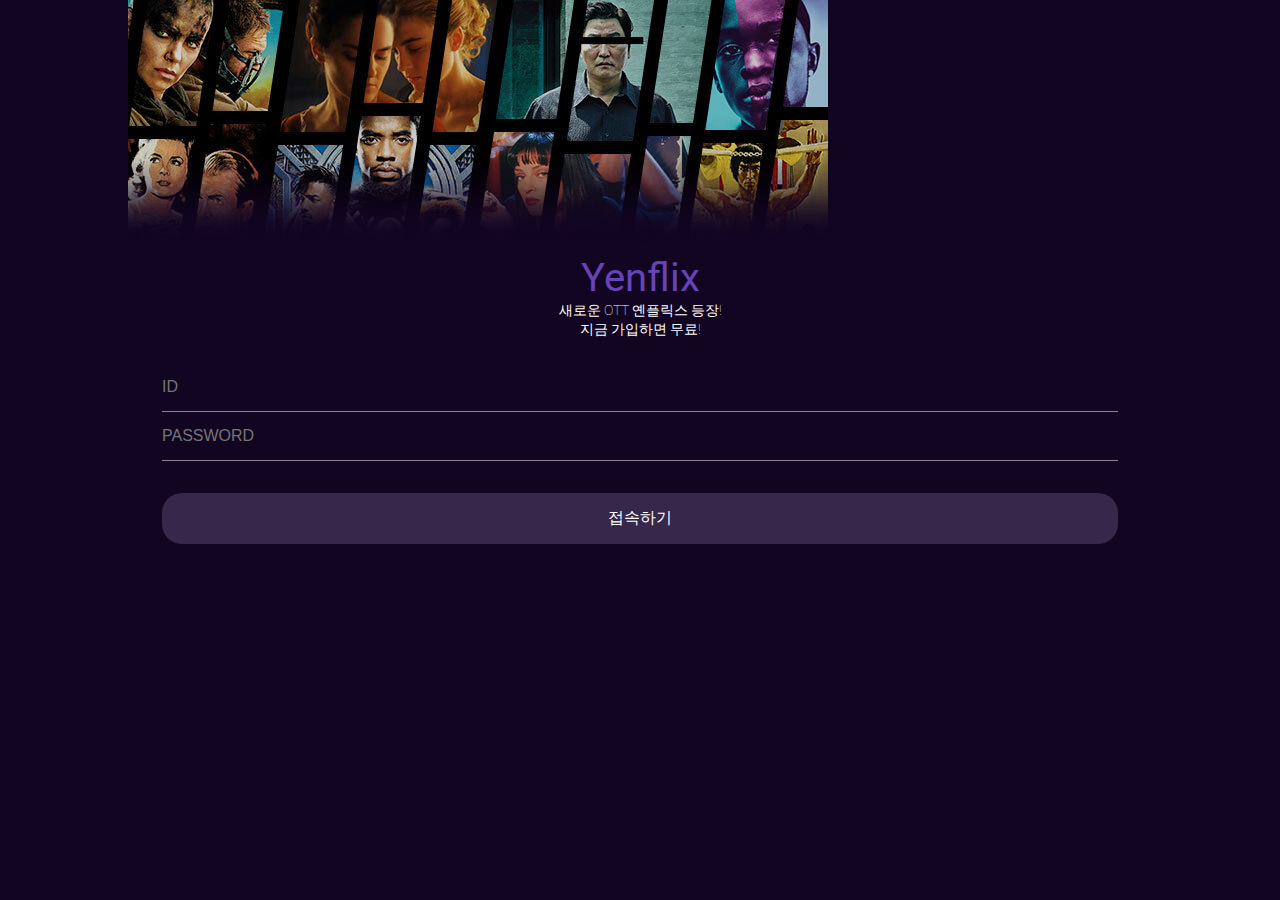
<file: index.html>
<!DOCTYPE html>
<html lang="ko">
<head>
    <meta charset="UTF-8">
    <meta http-equiv="X-UA-Compatible" content="IE=edge">
    <meta name="viewport" content="width=device-width, initial-scale=1.0">
    <link rel="stylesheet" href="./css/login.css">
    <title>Yenflix</title>
</head>
<body>
    <img src="./img/login-img.png" alt="login-img">
    <div class="login-title">
        <h1 class="login-title__maintext">Yenflix</h1>
        <p class="login-title__subtext">
            새로운 OTT 옌플릭스 등장! <br />
            지금 가입하면 무료!
        </p>
    </div>
    <form action="./template/find.html" class="login-form">
        <input type="text" class="username" required autocomplete="off" placeholder="ID">
        <input type="password" class="password" required autocomplete="off" placeholder="PASSWORD">
        <input type="submit" value="접속하기">
    </form>
</body>
</html>
</file>
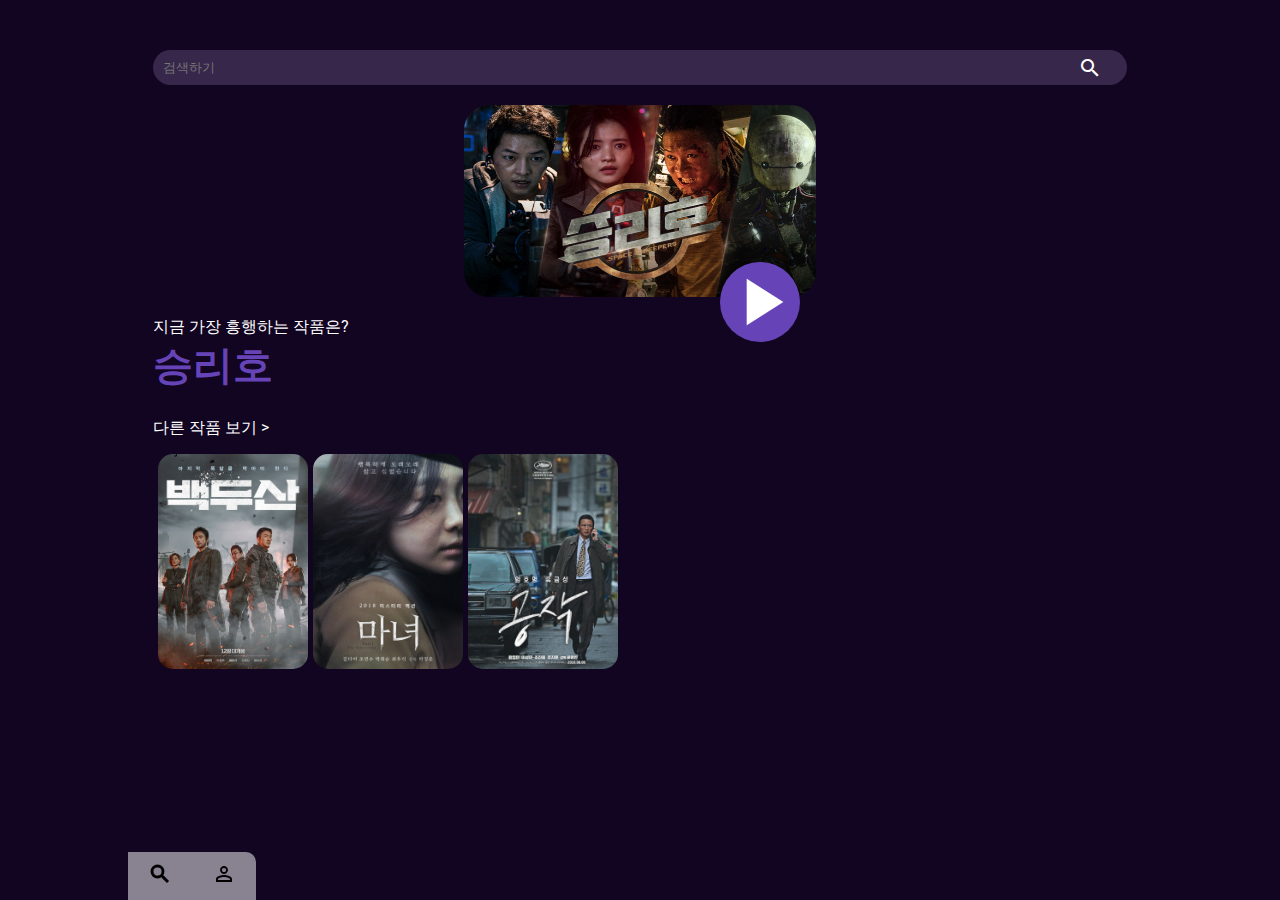
<file: template/find.html>
<!DOCTYPE html>
<html lang="ko">
<head>
    <meta charset="UTF-8">
    <meta http-equiv="X-UA-Compatible" content="IE=edge">
    <meta name="viewport" content="width=device-width, initial-scale=1.0">
    <link rel="stylesheet" href="../css/find.css">
    <title>find movie</title>
</head>
<body>
    <form class="find-search-bar-form">
        <div class="display-flex-center position-relative">
            <input class="find-search-bar" placeholder="검색하기">
            <span class="material-icons-outlined">search</span>
        </div>
    </form>
    <div class="best-movie position-relative">
        <div class="best-movie__img-container">
            <img src="../img/find-bestMovie-img.jpg" alt="추천작품" class="best-movie__img">
            <span class="material-icons">play_arrow</span>
        </div>
        <div class="best-movie__title">
            <p class="best-movie__promotion-text">
                지금 가장 흥행하는 작품은?
            </p>
            <span class="best-movie__movie-name">승리호</span>
        </div>
    </div>
    <div class="movie-recommendation">
        <span class="movie-recommendation__title">다른 작품 보기 ></span>
        <ul class="movie-recommendation__imges">
            <li>
                <img src="../img/find-movieRecommendation-01.jpg">
            </li>
            <li>
                <img src="../img/find-movieRecommendation-02.jpg">
            </li>
            <li>
                <img src="../img/find-movieRecommendation-03.jpg">
            </li>
        </ul>
    </div>
    <div class="navigation-bar">
        <a href="find.html">
            <span class="material-icons-outlined find-icon-clicked">search</span>
        </a>
        <a href="./mypage.html">
            <span class="material-icons-outlined">
                person_outline
            </span>
        </a>
    </div>
</body>
</html>
</file>
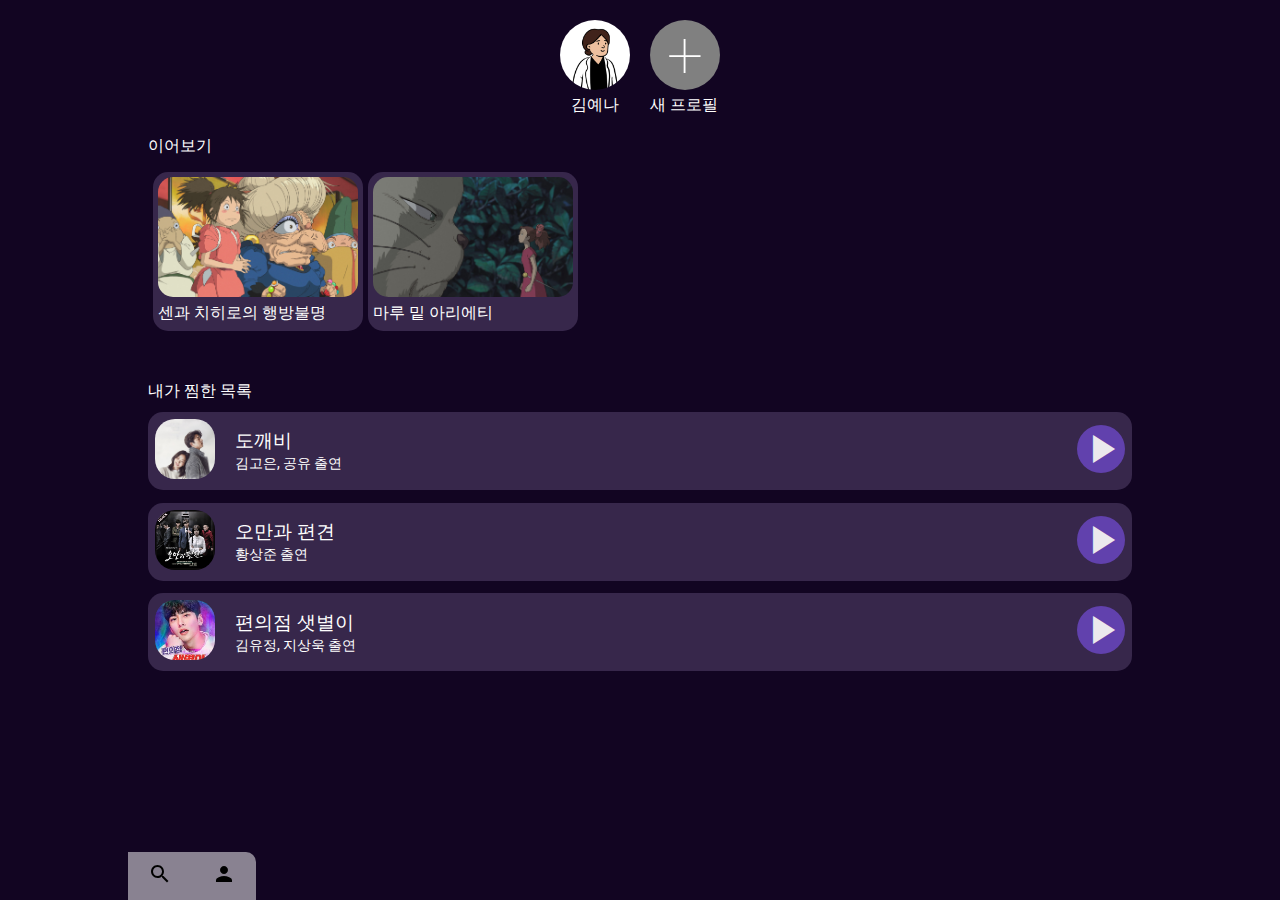
<file: template/mypage.html>
<!DOCTYPE html>
<html lang="ko">
<head>
    <meta charset="UTF-8">
    <meta http-equiv="X-UA-Compatible" content="IE=edge">
    <meta name="viewport" content="width=device-width, initial-scale=1.0">
    <link rel="stylesheet" href="../css/mypage.css">
    <title>My page</title>
</head>
<body>
    <div class="display-flex-center">
        <div class="user-component position-relative display-flex-center">
            <img src="../img/mypage-profile.jpg" alt="" class="user-component__profile">
            <div class="user-component__id">김예나</div>
        </div>
        <div class="user-component">
            <div class="user-component__profile add-profile-btn display-flex-center">
                <span>+</span>
            </div>
            <div class="user-component__id">새 프로필</div>
        </div>
    </div>
    <div class="continue-watching">
        <p class="continue-watching__header">이어보기</p>
        <ul class="continue-watching__imges">
            <li>
                <div class="continue-watching__card">
                    <img src="../img/mypage-continueWatch-01.jpg">
                    <span class="continue-watching__title">센과 치히로의 행방불명</span>
                </div>
            </li>
            <li>
                <div class="continue-watching__card">
                    <img src="../img/mypage-continueWatch-02.jpg">
                    <span class="continue-watching__title">마루 밑 아리에티</span>
                </div>
            </li>
        </ul>
    </div>
    <div class="wishlist">
        <p class="wishlist__header">내가 찜한 목록</p>
        <div class="wishlist-container">
            <div class="wishlist-item">
                <div>
                    <img src="../img/mypage-wishlist-01.jpg" class="wishlist__img">
                </div>
                <div class="wishlist-info">
                    <span class="wishlist__title">도깨비</span>
                    <span class="wishlist__subtitle">김고은, 공유 출연</span>
                </div>
                <div class="wishlist-play-btn">
                    <span class="material-icons">
                        play_arrow
                    </span>
                </div>
            </div>
            <div class="wishlist-item">
                <div>
                    <img src="../img/mypage-wishlist-02.jpg" class="wishlist__img">
                </div>
                <div class="wishlist-info">
                    <span class="wishlist__title">오만과 편견</span>
                    <span class="wishlist__subtitle">황상준 출연</span>
                </div>
                <div class="wishlist-play-btn">
                    <span class="material-icons">
                        play_arrow
                    </span>
                </div>
            </div>
            <div class="wishlist-item">
                <div>
                    <img src="../img/mypage-wishlist-03.jpg" class="wishlist__img">
                </div>
                <div class="wishlist-info">
                    <span class="wishlist__title">편의점 샛별이</span>
                    <span class="wishlist__subtitle">김유정, 지상욱 출연</span>
                </div>
                <div class="wishlist-play-btn">
                    <span class="material-icons">
                        play_arrow
                    </span>
                </div>
            </div>
        </div>
    </div>
    <div class="navigation-bar">
        <a href="./find.html">
            <span class="material-icons-outlined">search</span>
        </a>
        <a href="mypage.html">
            <span class="material-icons">
                person
            </span>
        </a>
    </div>
</body>
</html>
</file>
<file: css/login.css>
@import "./global.css";

html,
body {
    overflow: hidden;
}

.login-title {
    text-align: center;
}
.login-title__maintext {
    color: var(--purple);
    font-size: 2.5rem;
}
.login-title__subtext {
    font-size: 0.9rem;
    font-weight: 100;
}

.login-form {
    display: flex;
    flex-direction: column;
    margin: 1.5rem;
}

.login-form input {
    padding: 15px 0;
    margin: 0 10px;
    border: none;
    outline: none;
    appearance: none;
    background-color: var(--background-purple);
    font-size: 1em;
}

.login-form input[type="submit"] {
    color: white;
    background-color: var(--darkpurple);
    border-radius: 20px;
    margin-top: 2rem;
    transition: background-color 0.2s ease-in-out;
}

.login-form input[type="submit"]:active {
    background-color: var(--purple);
}

.login-form input:not([type="submit"]) {
    color: white;
    border-bottom: 1px solid var(--border);
    transition: border-color 0.3s ease-in-out;
}

.login-form input:focus {
    border-color: white;
}
</file>
<file: css/find.css>
@import "./global.css";

.find-search-bar-form {
    padding: 0 25px;
}

.find-search-bar-form div {
    width: 100%;
}

.find-search-bar {
    margin-top: 50px;
    background-color: var(--darkpurple);
    border-radius: 25px;
    width: 100%;
    padding: 10px;
    color: white;
    transition: background-color 0.3s ease-in-out;
}

.find-search-bar:focus {
    background-color: #594373;
}

.find-search-bar-form span {
    position: absolute;
    font: 1rem;
    bottom: 0.3rem;
    right: 25px;
}

.best-movie__img-container {
    padding: 0 20px;
    margin: 20px 0;
    display: flex;
    justify-content: center;
}

.best-movie__img {
    width: 22rem;
    height: 12rem;
    border-radius: 25px;
}

.best-movie__img-container span {
    position: absolute;
    background-color: var(--purple);
    border-radius: 50%;
    left: calc(50% + 5rem);
    font-size: 5rem;
    bottom: 3.2rem;
}

.best-movie__title {
    padding-left: 25px;
}
.best-movie__promotion-title {
    font-size: 14px;
}
.best-movie__movie-name {
    color: var(--purple);
    font-size: 40px;
    font-weight: 600;
}

.movie-recommendation {
    margin: 25px 0;
    padding: 0 25px;
}
.movie-recommendation__imges {
    margin-top: 15px;
    list-style: none;
    display: flex;
    overflow-x: scroll;
}
.movie-recommendation__imges li {
    margin-left: 5px;
}
.movie-recommendation__imges img {
    width: 150px;
    border-radius: 15px;
}
</file>
<file: css/mypage.css>
@import "./global.css";

.user-component {
    padding: 20px 10px;
    flex-direction: column;
}

.user-component__profile {
    width: 70px;
    height: 70px;
    border-radius: 50%;
}

.user-component__id {
    padding-top: 0.3rem;
    font-size: 1rem;
}

.add-profile-btn {
    background-color: gray;
    width: 70px;
    height: 70px;
    font-size: 4rem;
    font-weight: 100;
    color: white;
}

.continue-watching {
    margin-bottom: 25px;
    padding: 0 20px;
    padding-bottom: 10px;
}
.continue-watching__imges {
    list-style: none;
    display: flex;
    overflow-x: auto;
}
.continue-watching__imges img {
    width: 200px;
    height: 120px;
    border-radius: 15px;
    object-fit: cover;
}

.continue-watching__card {
    background-color: var(--darkpurple);
    padding: 5px;
    border-radius: 15px;
}
.continue-watching__header {
    margin-bottom: 15px;
}
.continue-watching__imges li {
    margin-left: 5px;
}
.continue-watching__title {
    display: block;
    margin: 2px 0;
}

.wishlist__img {
    width: 60px;
    height: 60px;
    border-radius: 20px;
}
.wishlist__header {
    border-top: 1px solid var(--border-color);
    padding-top: 15px;
    margin-bottom: 10px;
}
.wishlist-item {
    margin-bottom: 0.8rem;
    display: flex;
    align-items: center;
    justify-content: space-between;
    background-color: var(--darkpurple);
    padding: 7px;
    border-radius: 15px;
}
.wishlist-info {
    display: flex;
    flex-direction: column;
    width: 100%;
    padding-left: 20px;
}
.wishlist__title {
    font-size: 1.2rem;
}
.wishlist__subtitle {
    font-size: 0.9rem;
}
.wishlist-play-btn span {
    background-color: var(--purple);
    border-radius: 50%;
    opacity: 0.9;
    font-size: 3rem;
}
.wishlist {
    padding: 0 20px 10px 20px;
}
</file>
